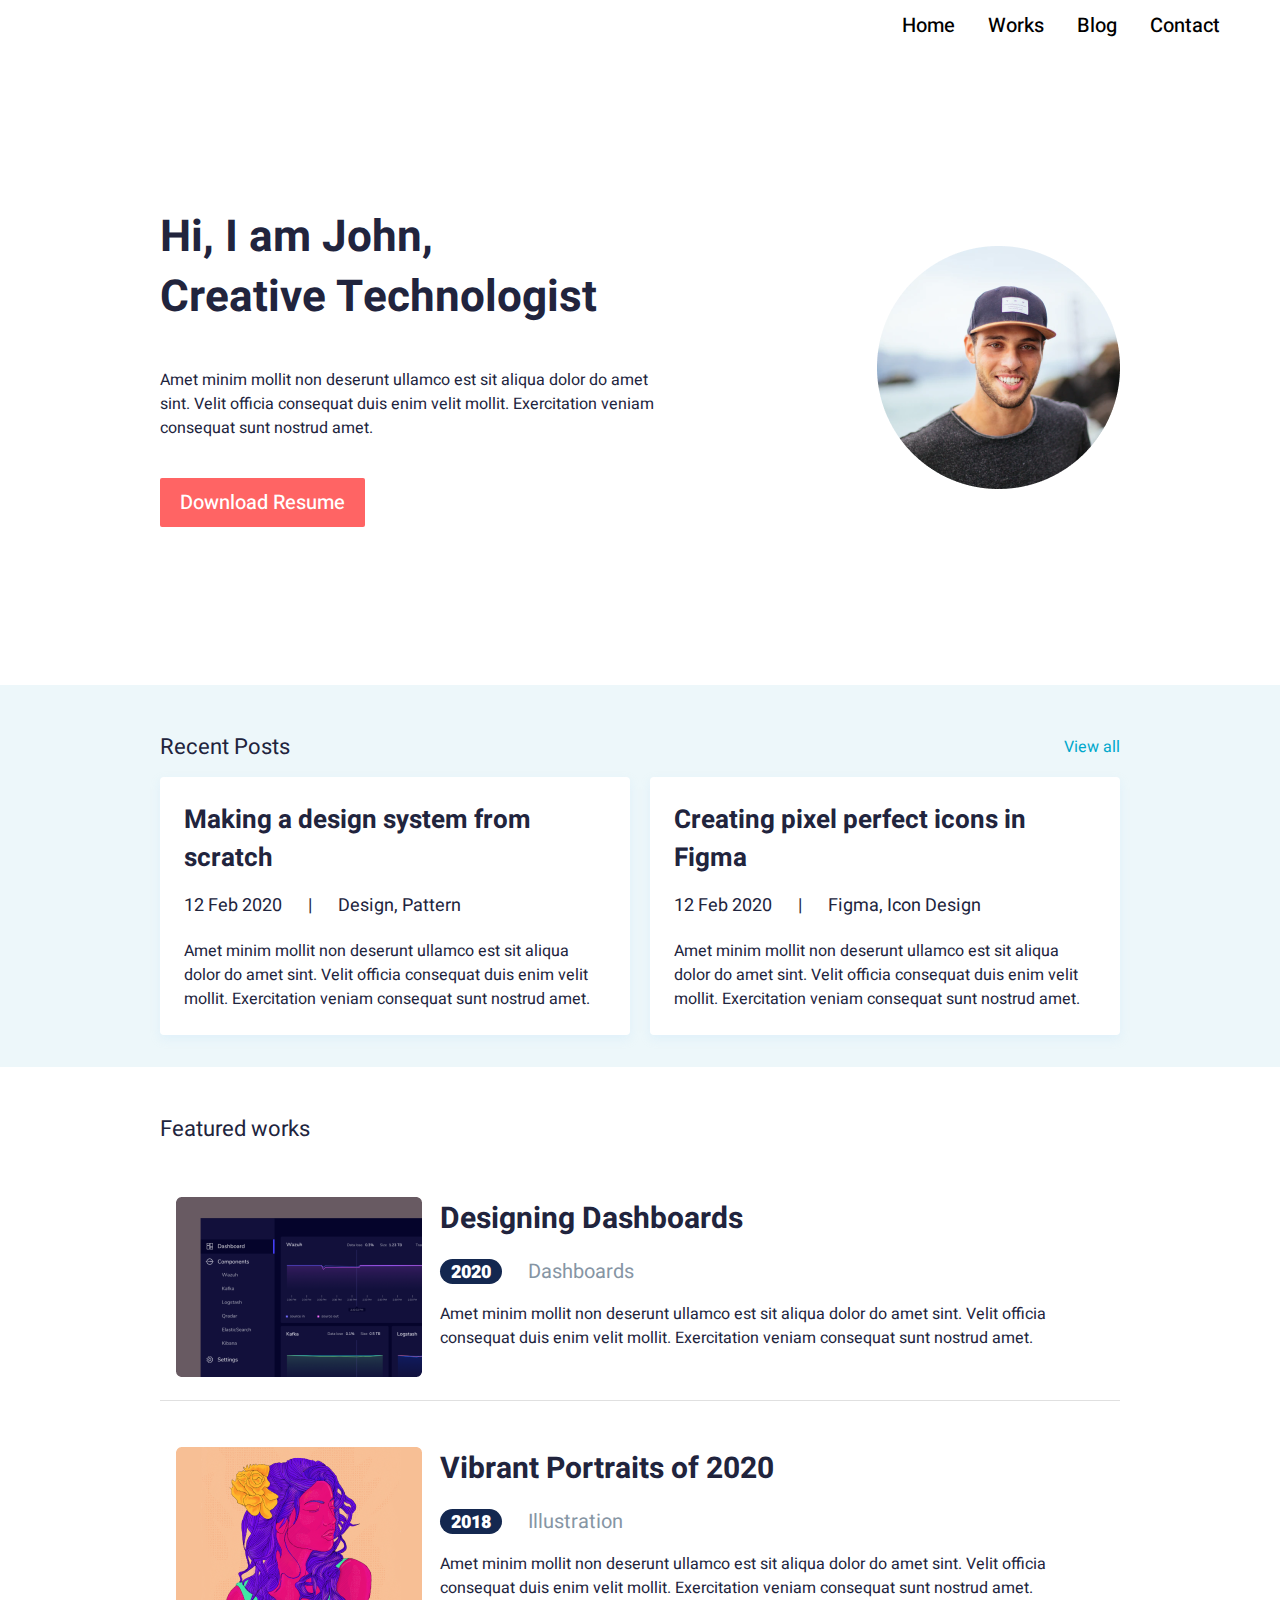
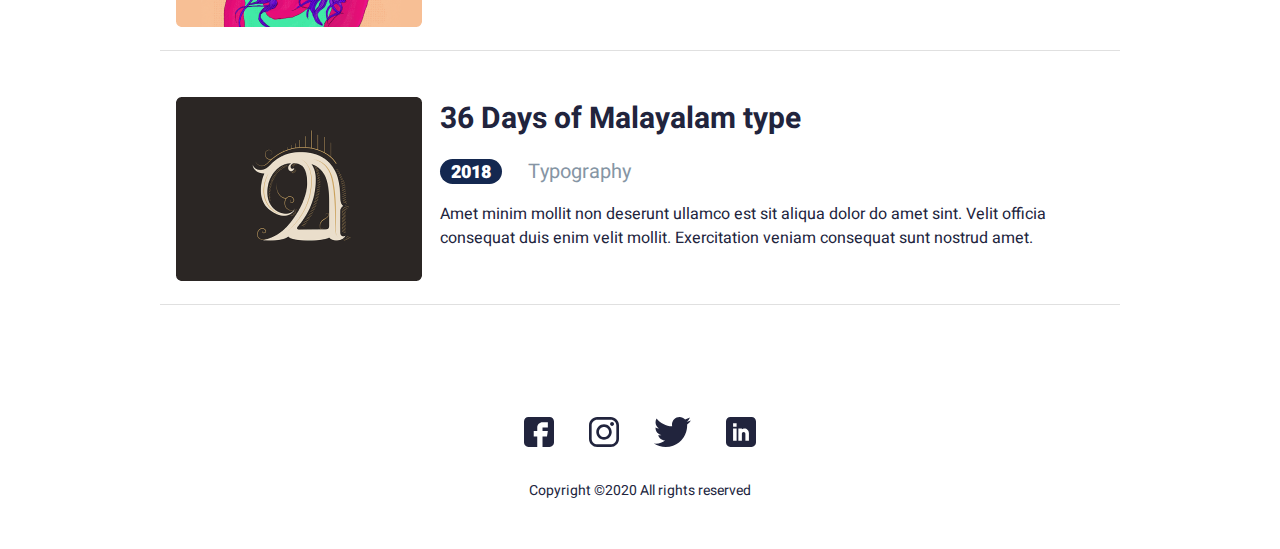
<file: my-app/index.html>
<!DOCTYPE html>
<html lang="en">
 <head>
     <meta charset="UTF-8">
     <meta http-equiv="X-UA-Compatible" content="IE=edge">
     <meta name="viewport" content="width=device-width, initial-scale=1.0">
     <title>Amna Wafa Jarral</title>
     <link rel="preconnect" href="https://fonts.googleapis.com">
     <link rel="preconnect" href="https://fonts.gstatic.com" crossorigin>
     <link href="https://fonts.googleapis.com/css2?family=Heebo:wght@400;500;700&display=swap" rel="stylesheet">
     <link rel="stylesheet" href="./css/styles.css">
     <link rel="import" href="blog.html">
 </head>
 <body>
     <header>
        <nav>
                <ul class="desktop-links">
                    <li>
                        <a href="index.html">Home</a>
                    </li>
                    <li>
                        <a href="works.html">Works</a>
                    </li>
                    <li>
                        <a href="blog.html">Blog</a>
                    </li>
                    <li>
                        <a href="contact.html">Contact</a>
                    </li>
                </ul>
            <div class="menu-button" >
               <img src="./images/menu.svg" alt="menu"  id="hamburger" onclick="displayNav()">
            </div>
            <div class="mobile-nav">
                <div class="cross-menu-button">
                    <img src="./images/cross.png" onclick="closeNav()">
                </div>
                <ul class="mobile-links">
                    <li>
                        <a href="index.html">Home</a>
                    </li>
                    <li>
                        <a href="works.html">Works</a>
                    </li>
                    <li>
                        <a href="blog.html">Blog</a>
                    </li>
                    <li>
                        <a href="contact.html">Contact</a>
                    </li>
                </ul>
            </div>
        </nav>
    </header>
 <section class="hero-section">
    <div class="hero-inner">
        <div class="col-left">
            <h3>Hi, I am John,</h3>
            <h3> Creative Technologist
            </h3>
            <p>
                Amet minim mollit non deserunt ullamco est sit aliqua dolor do amet sint. Velit officia consequat duis enim velit mollit. Exercitation veniam consequat sunt nostrud amet.
            </p>
            <div class="action-button">
                Download Resume
            </div> 
        </div>
        <div class="col-right">
            <img src="./images/avatar.png" alt="Avatar" >
        </div>
    </div>
 </section>
 <section class="posts-section">
    <div class="posts-section-inner">
        <div class="posts-header">
            <h2>Recent Posts</h2>
            <a href="index.html">View all</a>
        </div>
        <div class="posts">
            <article class="post-items">
              <h3>Making a design system from scratch</h3>
              <div class="meta"><span>12 Feb 2020</span><span>|</span><span>Design, Pattern</span></div>
              <p>Amet minim mollit non deserunt ullamco est sit aliqua dolor do amet sint. Velit officia consequat duis enim velit mollit. Exercitation veniam consequat sunt nostrud amet.</p>
           </article>
           <article class="post-items">
              <h3>Creating pixel perfect icons in Figma</h3>
              <div class="meta"><span>12 Feb 2020</span><span>|</span><span>Figma, Icon Design</span></div>
              <p>Amet minim mollit non deserunt ullamco est sit aliqua dolor do amet sint. Velit officia consequat duis enim velit mollit. Exercitation veniam consequat sunt nostrud amet.</p>
           </article>
        </div>
    </div>
 </section>
 <section class="featured-section">
    <div class="featured-section-inner">
        <div class="fs-header">
            <h2>Featured works</h2>
        </div>
        <div class="fs-list">
            <div class="fs-item">
               <div class="fs-item-left">
                  <img src="./images/fs1.png" alt="Designing Dashboards">
               </div>
               <div class="fs-item-right">
                  <h3>Designing Dashboards</h3>
                  <div class="item-meta">
                     <div class="badge">2020</div>
                     <div class="category">Dashboards</div>
                  </div>
                  <div class="description">
                    Amet minim mollit non deserunt ullamco est sit aliqua dolor do amet sint. Velit officia consequat duis enim velit mollit. Exercitation veniam consequat sunt nostrud amet.
                  </div>
               </div>
            </div>
            <div class="fs-item">
                <div class="fs-item-left">
                   <img src="./images/fs2.png" alt="illustration">
                </div>
                <div class="fs-item-right">
                   <h3>Vibrant Portraits of 2020</h3>
                   <div class="item-meta">
                      <div class="badge">2018</div>
                      <div class="category">Illustration</div>
                   </div>
                   <div class="description">
                     Amet minim mollit non deserunt ullamco est sit aliqua dolor do amet sint. Velit officia consequat duis enim velit mollit. Exercitation veniam consequat sunt nostrud amet.
                   </div>
                </div>
             </div>
             <div class="fs-item">
                <div class="fs-item-left">
                   <img src="./images/fs3.png" alt="typography">
                </div>
                <div class="fs-item-right">
                   <h3>36 Days of Malayalam type</h3>
                   <div class="item-meta">
                      <div class="badge">2018</div>
                      <div class="category">Typography</div>
                   </div>
                   <div class="description">
                     Amet minim mollit non deserunt ullamco est sit aliqua dolor do amet sint. Velit officia consequat duis enim velit mollit. Exercitation veniam consequat sunt nostrud amet.
                   </div>
                </div>
             </div>
        </div>
    </div>
 </section>
 <footer>
    <div class="socials">
      <a target="_blank" href="https://facebook.com"><img src="./images/fb.svg" alt="fb"></a>
      <a target="_blank" href="https://instagram.com"><img src="./images/insta.svg" alt=""></a>
      <a target="_blank" href="https://twitter.com"><img src="./images/twitter.svg" alt=""></a>
      <a target="_blank" href="https://linkedin.com"><img src="./images/linkedin.svg" alt=""></a>
    </div>
    <div class="copyrights">
        <p>Copyright ©2020 All rights reserved </p>
    </div>
 </footer>
 <script src="./scripts/main.js"></script>
</body>
</html>
</file>
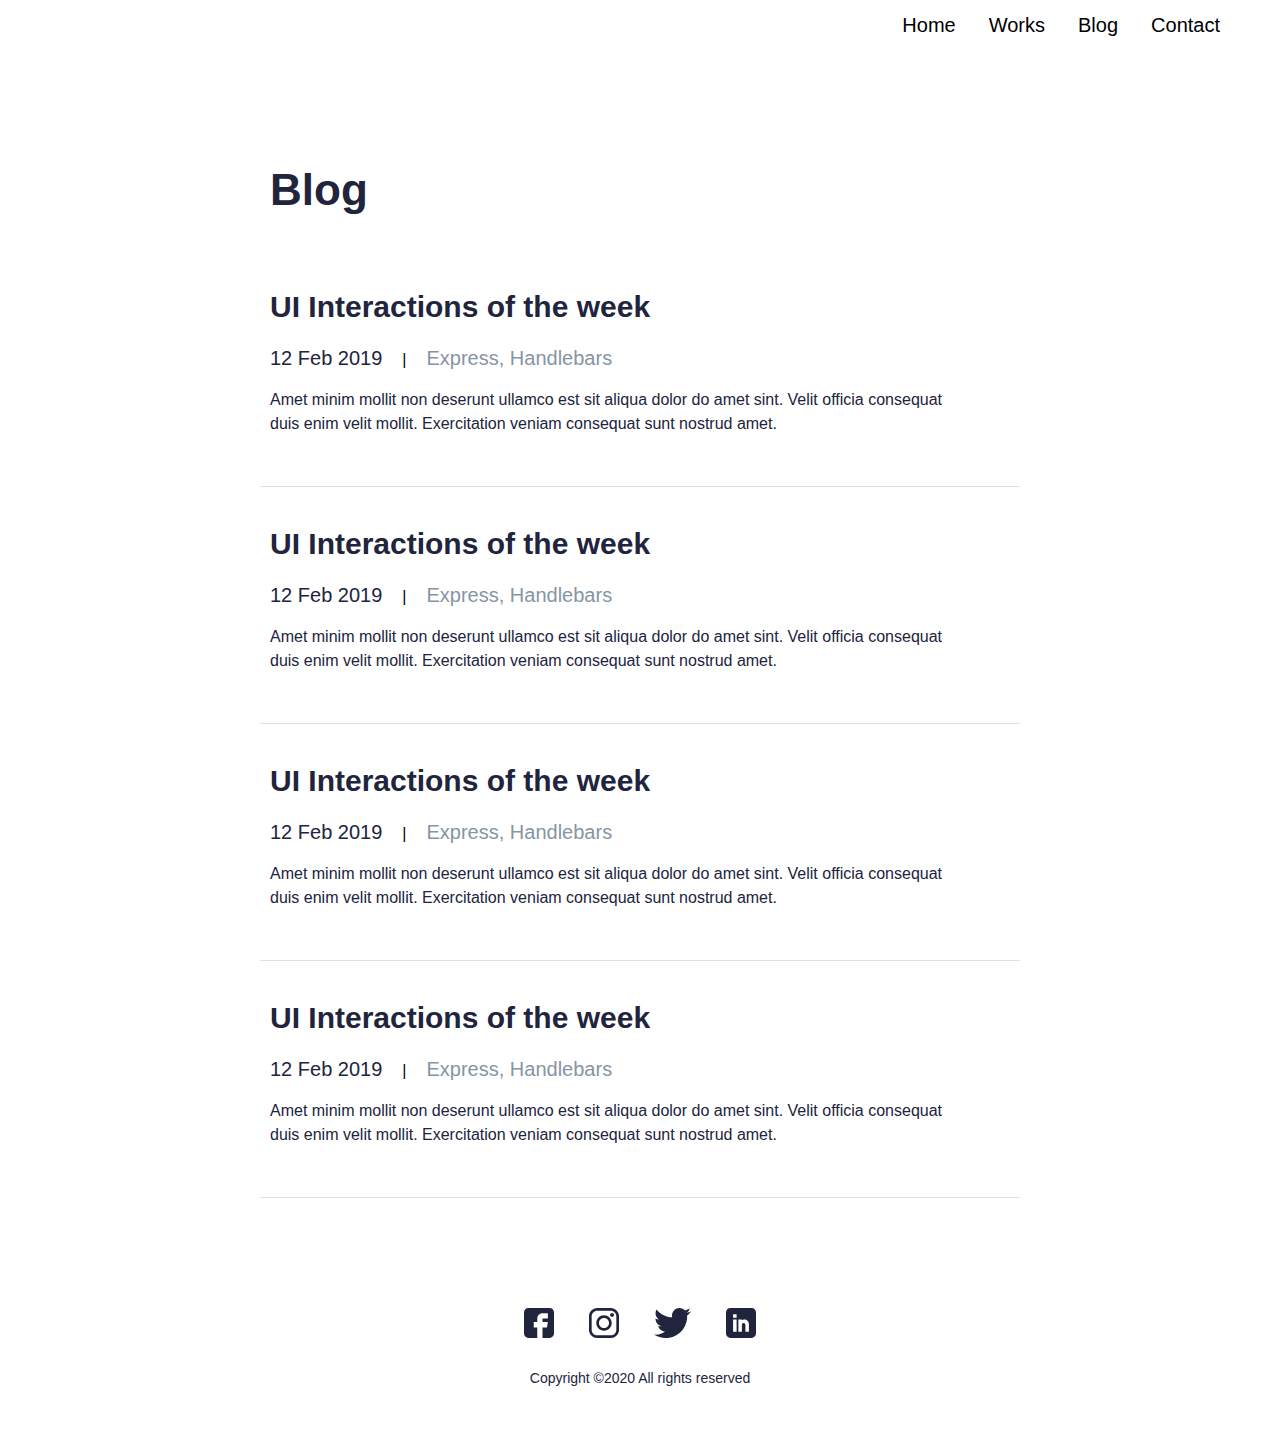
<file: my-app/blog.html>
<!DOCTYPE html>
<html lang="en">
<head>
    <meta charset="UTF-8">
    <meta http-equiv="X-UA-Compatible" content="IE=edge">
    <meta name="viewport" content="width=device-width, initial-scale=1.0">
    <title>Blog</title>
    <link rel="stylesheet" href="./css/styles.css">
</head>
<body>
     <header>
        <nav>
            <ul class="desktop-links">
                <li>
                    <a href="index.html">Home</a>
                </li>
                <li>
                    <a href="works.html">Works</a>
                </li>
                <li>
                    <a href="blog.html">Blog</a>
                </li>
                <li>
                    <a href="contact.html">Contact</a>
                </li>
            </ul>
         <div class="menu-button" >
           <img src="./images/menu.svg" alt="menu"  id="hamburger" onclick="displayNav()">
         </div>
         <div class="mobile-nav">
            <div class="cross-menu-button">
                <img src="./images/cross.png" onclick="closeNav()">
            </div>
            <ul class="mobile-links">
                <li>
                    <a href="index.html">Home</a>
                </li>
                <li>
                    <a href="works.html">Works</a>
                </li>
                <li>
                    <a href="blog.html">Blog</a>
                </li>
                <li>
                    <a href="contact.html">Contact</a>
                </li>
            </ul>
         </div>
        </nav>
     </header>
     <h1 id="main-blog-heading">Blog</h1>
     <section class="blog-container">
        <article>
            <h3>UI Interactions of the week</h3>
            <div class="publishing"><span>12 Feb 2019</span><span>|</span><span>Express, Handlebars</span></div>
            <p>Amet minim mollit non deserunt ullamco est sit aliqua dolor do amet sint. Velit officia consequat duis enim velit mollit. Exercitation veniam consequat sunt nostrud amet.</p>
        </article>
        <article>
            <h3>UI Interactions of the week</h3>
            <div class="publishing"><span>12 Feb 2019</span><span>|</span><span>Express, Handlebars</span></div>
            <p>Amet minim mollit non deserunt ullamco est sit aliqua dolor do amet sint. Velit officia consequat duis enim velit mollit. Exercitation veniam consequat sunt nostrud amet.</p>
        </article>
        <article>
            <h3>UI Interactions of the week</h3>
            <div class="publishing"><span>12 Feb 2019</span><span>|</span><span>Express, Handlebars</span></div>
            <p>Amet minim mollit non deserunt ullamco est sit aliqua dolor do amet sint. Velit officia consequat duis enim velit mollit. Exercitation veniam consequat sunt nostrud amet.</p>
        </article>
        <article>
            <h3>UI Interactions of the week</h3>
            <div class="publishing"><span>12 Feb 2019</span><span>|</span><span>Express, Handlebars</span></div>
            <p>Amet minim mollit non deserunt ullamco est sit aliqua dolor do amet sint. Velit officia consequat duis enim velit mollit. Exercitation veniam consequat sunt nostrud amet.</p>
        </article>
     </section>
     <footer>
        <div class="socials">
            <a target="_blank" href="https://facebook.com"><img src="./images/fb.svg" alt="fb"></a>
            <a target="_blank" href="https://instagram.com"><img src="./images/insta.svg" alt=""></a>
            <a target="_blank" href="https://twitter.com"><img src="./images/twitter.svg" alt=""></a>
            <a target="_blank" href="https://linkedin.com"><img src="./images/linkedin.svg" alt=""></a>
          </div>
          <div class="copyrights">
              <p>Copyright ©2020 All rights reserved </p>
          </div>
     </footer>
     <script src="./scripts/main.js"></script>   
</body>
</html>
</file>
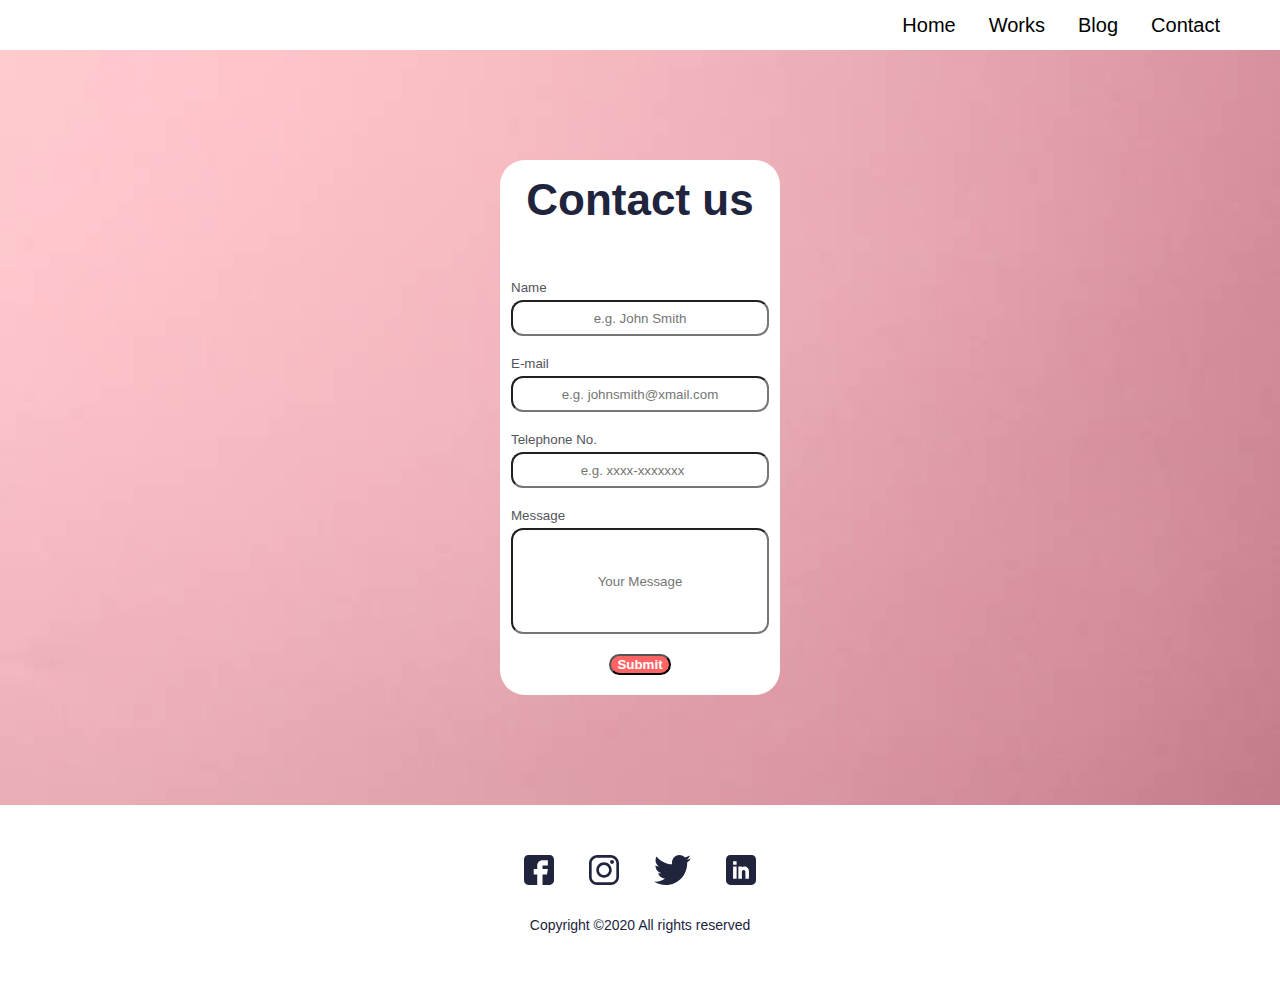
<file: my-app/contact.html>
<!DOCTYPE html>
<html lang="en">
<head>
    <meta charset="UTF-8">
    <meta http-equiv="X-UA-Compatible" content="IE=edge">
    <meta name="viewport" content="width=device-width, initial-scale=1.0">
    <title>Contact Us</title>
    <link rel="stylesheet" href="./css/styles.css">
</head>
<body>
    <header>
        <nav>
                <ul class="desktop-links">
                    <li>
                        <a href="index.html">Home</a>
                    </li>
                    <li>
                        <a href="works.html">Works</a>
                    </li>
                    <li>
                        <a href="blog.html">Blog</a>
                    </li>
                    <li>
                        <a href="contact.html">Contact</a>
                    </li>
                </ul>
            <div class="menu-button" >
               <img src="./images/menu.svg" alt="menu"  id="hamburger" onclick="displayNav()">
            </div>
            <div class="mobile-nav">
                <div class="cross-menu-button">
                    <img src="./images/cross.png" onclick="closeNav()">
                </div>
                <ul class="mobile-links">
                    <li>
                        <a href="index.html">Home</a>
                    </li>
                    <li>
                        <a href="works.html">Works</a>
                    </li>
                    <li>
                        <a href="blog.html">Blog</a>
                    </li>
                    <li>
                        <a href="contact.html">Contact</a>
                    </li>
                </ul>
            </div>
        </nav>
    </header>
    <div class="contact-box">
       <div class="cb-inner">
         <h1>Contact us</h1>
            <div class="contact">
                <label for="name">Name</label>
                <input type="text" placeholder="e.g. John Smith">
                <label for="email">E-mail</label>
                <input type="email" placeholder="e.g. johnsmith@xmail.com">
                <label for="tel.no">Telephone No.</label>
                <input type="number" placeholder="e.g. xxxx-xxxxxxx">
                <label for="msg">Message</label>
                <input type="text" placeholder="Your Message">
                <!-- <input type="button" value="submit"> -->
                <button type="submit">Submit</button>
            </div>
       </div>
    </div>
    <footer>
        <div class="socials">
          <a target="_blank" href="https://facebook.com"><img src="./images/fb.svg" alt="fb"></a>
          <a target="_blank" href="https://instagram.com"><img src="./images/insta.svg" alt=""></a>
          <a target="_blank" href="https://twitter.com"><img src="./images/twitter.svg" alt=""></a>
          <a target="_blank" href="https://linkedin.com"><img src="./images/linkedin.svg" alt=""></a>
        </div>
        <div class="copyrights">
            <p>Copyright ©2020 All rights reserved </p>
        </div>
     </footer>
  <script src="./scripts/main.js"></script>
</body>
</html>
</file>
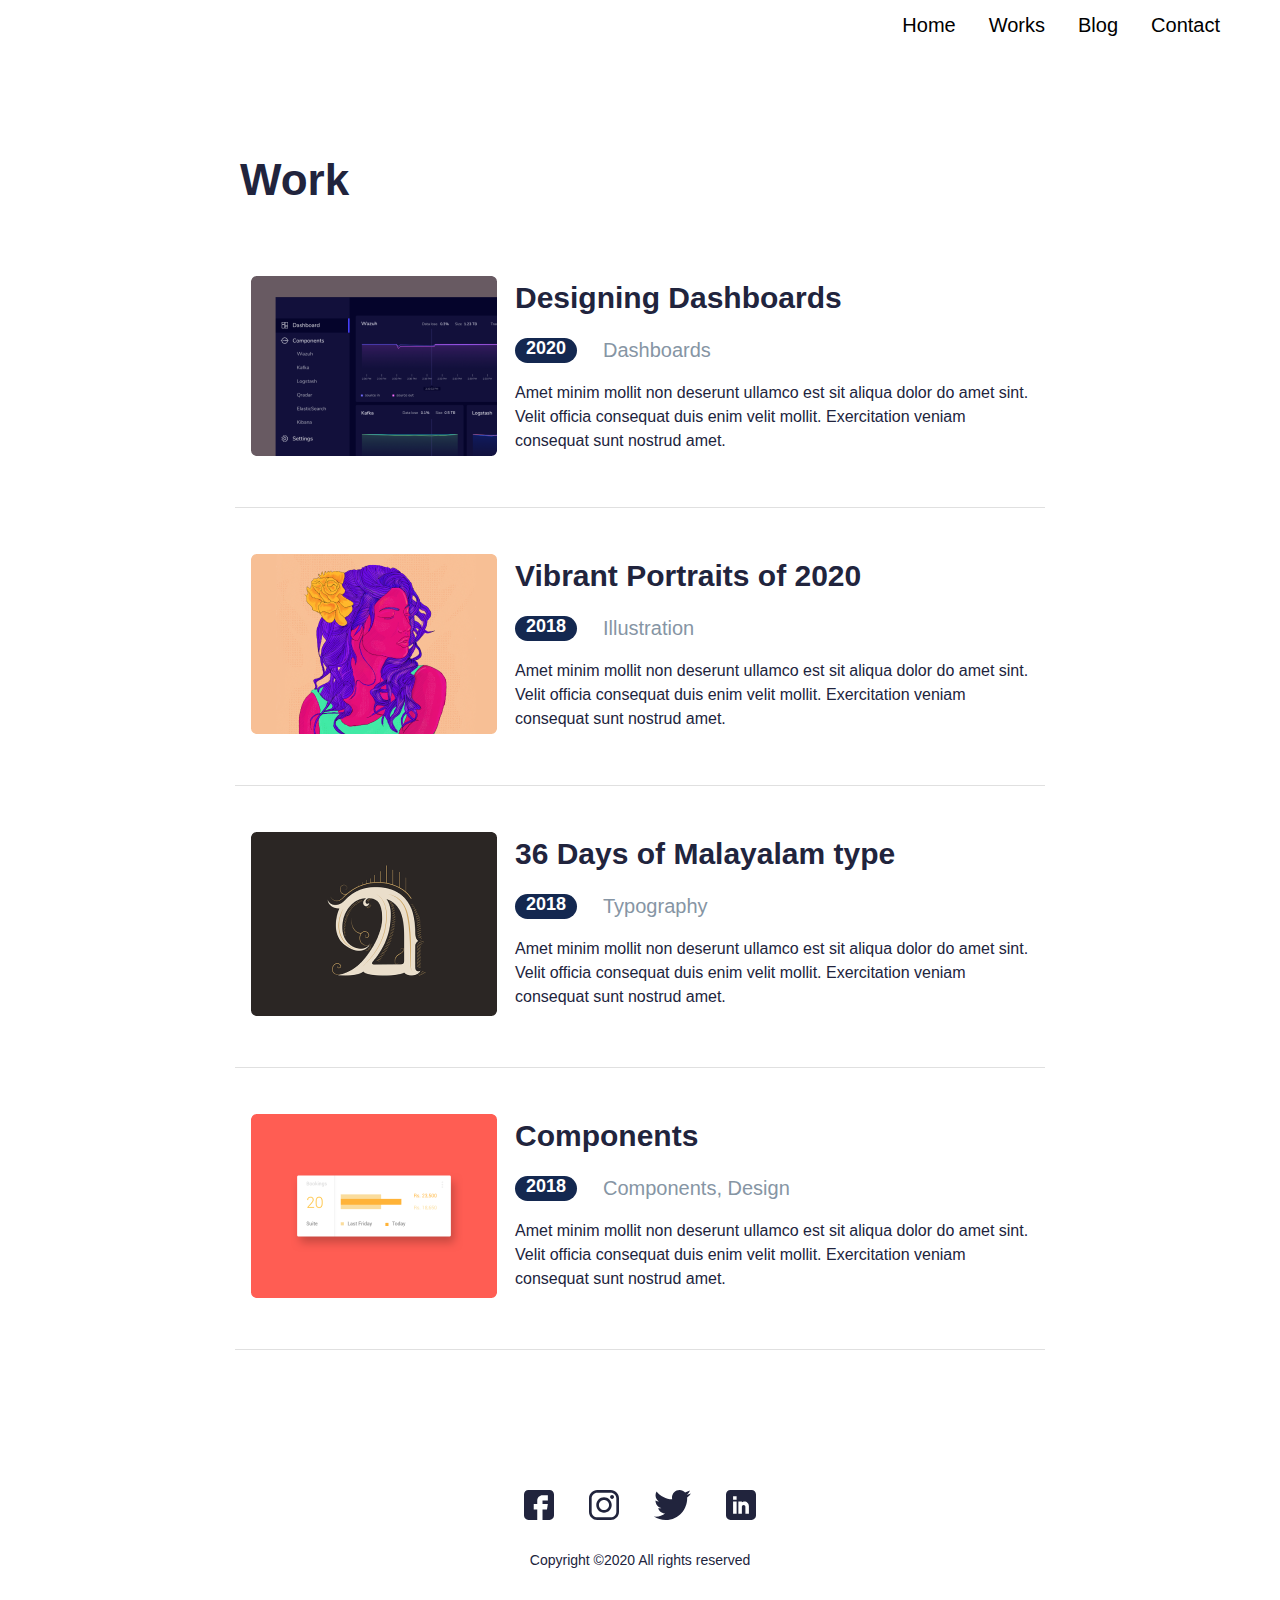
<file: my-app/works.html>
<!DOCTYPE html>
<html lang="en">
<head>
    <meta charset="UTF-8">
    <meta http-equiv="X-UA-Compatible" content="IE=edge">
    <meta name="viewport" content="width=device-width, initial-scale=1.0">
    <title>Works</title>
    <link rel="stylesheet" href="./css/styles.css">
</head>
<body>
    <header>
        <nav>
            <ul class="desktop-links">
                <li>
                    <a href="index.html">Home</a>
                </li>
                <li>
                    <a href="works.html">Works</a>
                </li>
                <li>
                    <a href="blog.html">Blog</a>
                </li>
                <li>
                    <a href="contact.html">Contact</a>
                </li>
            </ul>
         <div class="menu-button" >
           <img src="./images/menu.svg" alt="menu"  id="hamburger" onclick="displayNav()">
         </div>
         <div class="mobile-nav">
            <div class="cross-menu-button">
                <img src="./images/cross.png" onclick="closeNav()">
            </div>
            <ul class="mobile-links">
                <li>
                    <a href="index.html">Home</a>
                </li>
                <li>
                    <a href="works.html">Works</a>
                </li>
                <li>
                    <a href="blog.html">Blog</a>
                </li>
                <li>
                    <a href="contact.html">Contact</a>
                </li>
            </ul>
         </div>
        </nav>
     </header>
    <section class="container">
        <h1 id="main-heading">Work</h1>
       <div class="inner-container">
        <div class="fs-list">
            <div class="fs-item">
               <div class="fs-item-left">
                  <img src="./images/fs1.png" alt="Designing Dashboards">
               </div>
               <div class="fs-item-right">
                  <h3>Designing Dashboards</h3>
                  <div class="item-meta">
                     <div class="badge">2020</div>
                     <div class="category">Dashboards</div>
                  </div>
                  <div class="description">
                    Amet minim mollit non deserunt ullamco est sit aliqua dolor do amet sint. Velit officia consequat duis enim velit mollit. Exercitation veniam consequat sunt nostrud amet.
                  </div>
               </div>
            </div>
            <div class="fs-item">
                <div class="fs-item-left">
                   <img src="./images/fs2.png" alt="illustration">
                </div>
                <div class="fs-item-right">
                   <h3>Vibrant Portraits of 2020</h3>
                   <div class="item-meta">
                      <div class="badge">2018</div>
                      <div class="category">Illustration</div>
                   </div>
                   <div class="description">
                     Amet minim mollit non deserunt ullamco est sit aliqua dolor do amet sint. Velit officia consequat duis enim velit mollit. Exercitation veniam consequat sunt nostrud amet.
                   </div>
                </div>
            </div>
            <div class="fs-item">
                <div class="fs-item-left">
                   <img src="./images/fs3.png" alt="typography">
                </div>
                <div class="fs-item-right">
                   <h3>36 Days of Malayalam type</h3>
                   <div class="item-meta">
                      <div class="badge">2018</div>
                      <div class="category">Typography</div>
                   </div>
                   <div class="description">
                     Amet minim mollit non deserunt ullamco est sit aliqua dolor do amet sint. Velit officia consequat duis enim velit mollit. Exercitation veniam consequat sunt nostrud amet.
                   </div>
                </div>
            </div>
            <div class="fs-item">
                <div class="fs-item-left">
                   <img src="./images/fs4.png" alt="Components">
                </div>
                <div class="fs-item-right">
                   <h3>Components</h3>
                   <div class="item-meta">
                      <div class="badge">2018</div>
                      <div class="category">Components, Design</div>
                   </div>
                   <div class="description">
                     Amet minim mollit non deserunt ullamco est sit aliqua dolor do amet sint. Velit officia consequat duis enim velit mollit. Exercitation veniam consequat sunt nostrud amet.
                   </div>
                </div>
            </div>
        </div>
       </div>
    </section>
    <footer>
        <div class="socials">
          <a target="_blank" href="https://facebook.com"><img src="./images/fb.svg" alt="fb"></a>
          <a target="_blank" href="https://instagram.com"><img src="./images/insta.svg" alt=""></a>
          <a target="_blank" href="https://twitter.com"><img src="./images/twitter.svg" alt=""></a>
          <a target="_blank" href="https://linkedin.com"><img src="./images/linkedin.svg" alt=""></a>
        </div>
        <div class="copyrights">
            <p>Copyright ©2020 All rights reserved </p>
        </div>
    </footer>
    <script src="./scripts/main.js"></script>  
</body>
</html>
</file>
<file: my-app/css/styles.css>
html, body {
    font-family:"Heebo" , sans-serif; 
    padding: 0;
    margin: 0;
    background: #FFFFFF;
}

p, h1, h2, h3, h4 {
    margin: 0;
}

/* header styles */

header nav {
    height: 50px;
    background-color: #FFFFFF;
    display: flex;
    justify-content: flex-end;
    padding-right: 60px;
}

header nav ul{
    margin: 0 ;
    display: flex;
    align-items: center;
    gap: 33px;
}

header nav li {
    list-style: none;
}

header nav li a {
    text-decoration: none;
    font-weight: 500;
    font-size: 20px;
    line-height: 29px;
    text-align: right;

    color: #000000;

}

header nav li a:hover {
    color: #FF6464;
}

/* #main-header nav li a:hover {
    color: #FF6464;
}

#main-header nav li a {
    font-weight: 500;
    font-size: 20px;
    line-height: 29px;
    text-align: right;
    color: #21243D;
} */

/* hero-section styles */

.hero-section {
    background-color: #FFFFFF;
    padding-top: 158px;
    padding-bottom: 158px;
}

.hero-section .hero-inner {
    margin: 0 auto;
    max-width: 960px;
    display: flex;
    align-items: center;
}

.hero-section .hero-inner .col-left {
    max-width: 497px;
}

.hero-section .hero-inner .col-left h3 {
    font-weight: 700;
    font-size: 44px;
    line-height: 60px;
    color: #21243D;
}

.hero-section .hero-inner .col-left p {
    margin-top: 40px;
    font-weight: 400;
font-size: 16px;
line-height: 24px;
color: #21243D;
}

.hero-section .hero-inner .col-left .action-button {
    margin-top: 38px;
background: #FF6464;
border-radius: 2px;
padding: 10px 20px; 
color: #FFFFFF;
text-align: center;
max-width: fit-content;
font-weight: 500;
font-size: 20px;
line-height: 29px;

color: #FFFFFF;
}

.hero-section .hero-inner .col-right {
    flex: 1;
    display: flex;
    justify-content: flex-end;
    align-items: center;
}  

/* posts-section styles */

.posts-section {
    background-color: #EDF7FA;
    padding: 32px 0;
}

.posts-section-inner  {
    max-width: 960px;
    margin: 0 auto;
}

.posts-section .posts-header {
    display: flex;
    align-items: center;
    justify-content: space-between;
}

.posts-section .posts-header a {
 font-weight: 400;
font-size: 16px;
line-height: 24px;
text-align: right;
color: #00A8CC;
text-decoration: none;

}

.posts-section .posts-header h2 {
    font-weight: 400;
font-size: 22px;
line-height: 60px;
color: #21243D;
}

.posts {
    display: flex;
    gap: 20px;
}

.posts .post-items {
    background: #FFFFFF;
box-shadow: 0px 4px 10px rgba(187, 225, 250, 0.25);
border-radius: 4px;
padding: 24px;
}

.posts .post-items h3 {
    font-weight: 700;
font-size: 26px;
line-height: 38px;

/* Dark Color */

color: #21243D;
margin-bottom: 16px;
}

.posts .post-items .meta {
    font-weight: 400;
    font-size: 18px;
    line-height: 26px;
    
    /* Dark Color */
    
    color: #21243D;
 display: flex;
 gap: 26px;
 align-items: center;    
 margin-bottom: 20px;
}

.posts .post-items p {
    font-weight: 400;
font-size: 16px;
line-height: 24px;

/* Dark Color */

color: #21243D;

}

/* featured-section styles */

.featured-section {
    background-color: #FFFFFF;
    padding: 32px 0;
}

.featured-section-inner {
    max-width: 960px;
    margin: 0 auto;
}

.fs-header h2 {
    font-weight: 400;
    font-size: 22px;
    line-height: 60px;
    color: #21243D;
    margin-bottom: 22px;
}

.fs-list .fs-item {
    display: flex;
    gap: 18px;
    border-bottom: 1px solid #E0E0E0;
    padding: 16px;
    margin-bottom: 30px;
}

.fs-item-right h3 {
    font-weight: 700;
    font-size: 30px;
    line-height: 44px;
    color: #21243D;
    margin-bottom: 16px;

}

.item-meta {
    display: flex;
    gap: 26px;
    align-items: center;
}

.fs-item-right .badge {
    width: 62px;
    height: 25px;
    background: #142850;
    border-radius: 16px;
    font-weight: 900;
    font-size: 18px;
    text-align: center;
    color: #FFFFFF;

}

.fs-item-right .category {
    font-weight: 400;
    font-size: 20px;
    line-height: 29px;
    color: #8695A4;

}

.fs-item .fs-item-right .description {
    font-weight: 400;
    font-size: 16px;
    line-height: 24px;
    color: #21243D;
    margin-top: 16px;

}

/* works-styling */

.container {
    background-color: #FFFFFF;
    padding: 100px 235px 60px 235px;
}

 .container #main-heading {
    font-weight: 700;
    font-size: 44px;
    line-height: 60px;
    color: #21243D;
    padding-bottom: 50px;
    text-align: left;
    background-color: #FFFFFF;
    max-width: 800px;
    margin: 0 auto;
}

   .container .inner-container {  
    display: flex;
    justify-content: center;
}

.container .fs-item {
    padding-bottom: 47px;
}

.container .fs-item-right .description {
    max-width: 540px;
}

/* blog-styling */

.blog-container {
    background-color: #FFFFFF;
    display: flex;
    align-items: center;
    flex-direction: column;
    padding-top: 30px;
    padding-bottom: 60px;
}

    #main-blog-heading {
    background-color: #FFFFFF;
    font-weight: 700;
    font-size: 44px;
    line-height: 60px;
    color: #21243D;
    padding-top: 110px;
    text-align: left;
    max-width: 740px;
    margin: 0 auto;
} 

.blog-container article {
     border-bottom: 1px solid #E0E0E0;;
     padding-bottom: 50px;
     padding-top: 35px;
     padding-left: 10px;
     padding-right: 60px;
}

.blog-container article h3 {
    font-weight: 700;
    font-size: 30px;
    line-height: 44px;
    color: #21243D;
    padding-bottom: 15px;
}

.blog-container .publishing span:nth-child(1) {
    font-weight: 400;
    font-size: 20px;
    line-height: 29px;
    color: #21243D;
    padding-right: 20px;
}

.blog-container .publishing span:nth-child(2) {
    width: 0px;
    height: 21px;
    left: 371px;
    top: 322px;
    padding-right: 20px;
    /* border: 1px solid #000000; */
}

.blog-container .publishing span:nth-child(3) {
    font-weight: 400;
    font-size: 20px;
    line-height: 29px;
    color: #8695A4;
}

.blog-container article p {
    font-weight: 400;
    font-size: 16px;
    line-height: 24px;
    color: #21243D;
    padding-top: 15px;
    max-width: 690px; 
}

/* contact-styling */

.contact-box {
    background-image: url('..//images/bgimage.jpg');
    max-height: fit-content;
    padding: 100px 0px;
    background-color: #FF6464;
    background-position: center;
    background-size: cover;
}

.contact-box .cb-inner {
    display: flex;
    flex-direction: column;
    justify-content: center;
    align-items: center;
    background-color: #FFFFFF;
    margin: 10px 500px;
    /* opacity: .9; */
    border-radius: 25px;
}

.cb-inner h1 {
    font-weight: 700;
    font-size: 44px;
    line-height: 60px;
    color: #21243D;
    margin-top: 10px;
    margin-bottom: 10px;
}

.cb-inner .contact {
    display: flex;
    flex-direction: column;
    justify-content: center;
    padding: 20px 0px;
}

.contact label{
    text-align: left;
    font-weight: 500;
    font-size: smaller;
    padding-top: 20px;
    padding-bottom: 5px;
    color: #53545c;
}

.contact input {
    border-radius: 12px;
    width: 250px;
    height: 30px;
    text-align: center;
}

.contact input:nth-child(8) {
    height: 100px;
    margin-bottom: 20px;
}

.contact button {
    background-color: #FF6464;
    color: #FFFFFF;
    border-radius: 12px;
    max-width: fit-content;
    max-height: 80px;
    margin:0 auto;
    font-weight: bold;
    font-style: normal;
}


/* footer-styling */

footer {
    background-color: #FFFFFF;
    height: 182px;
   
}

footer .socials {
    display: flex;
    align-items: center; 
    flex-direction: row;
    justify-content: center;
    padding-top: 50px;
}

footer .copyrights {
    font-weight: 400;
font-size: 14px;
line-height: 21px;
/* identical to box height */

text-align: center;

/* Dark */

color: #21243D;
margin-top: 26px;
}

footer .socials {
    display: flex;
    gap: 35px;
}

.menu-button, .mobile-nav {
    display: none;
}

.menu-button img {
    width: 30px;
    padding-right: 18px;
}

.mobile-nav {
   background-color: #181313;
   height: 100%;
   width: 100%;
   position: fixed;
   opacity: .9;
 }

 .mobile-nav ul {
    display: flex;
    flex-direction: column;
    justify-content: center;
    align-items: flex-end;
    padding-top: 40px;
    padding-right: 50px;
 }

 .mobile-nav ul a {
    color: #ffffff;
    font-size: 30px;
    font-weight: bold;
    font-style: normal;
    line-height: 2em;
 }

 .mobile-nav .cross-menu-button img {
    padding-top: 10px;
    padding-left: 10px;
    position: relative;
    left: 10px;
    width: 64px;
    filter: brightness(0) invert(1);
 }

@media all and (max-width:600px ){
   .hero-section .hero-inner {
    flex-direction: column-reverse;
   }
   header nav {padding:0 !important}

   .hero-inner .col-left {
    text-align: center;
    margin: 0 20px;
   }

   .hero-inner .col-left .action-button {
    margin-left: auto;
    margin-right: auto;
   }

   .hero-inner .col-right {
    margin-bottom: 30px;
   }

   .hero-section {
    padding-top: 33px;
    padding-bottom: 40px;
   }

   .posts{
    flex-direction: column;
    margin: 0 10px;
   }
   
   .posts-section-inner .posts-header a {
    display: none;
   }

   .posts-section-inner .posts-header h2 {
    margin: 0 auto; 
   }
   
   .fs-list .fs-item {
    flex-direction: column;
   }

   .fs-list .fs-item .fs-item-left img  {
    width: 100%;
   } 

   .menu-button {
    display: flex; 
    cursor: pointer;
  }

  .menu-button :hover {
    opacity: 60%;
  }

  .desktop-links {
    display: none;
  }

  .contact-box .cb-inner {
    margin: 10px 30px
  }

  .blog-container article {
    padding-left: 30px;
    padding-right: 20px;
  }

  #main-blog-heading {
    padding-top: 80px;
    padding-left: 30px;
  }

  .container {
    padding: 0;
  }

  .container #main-heading {
    padding-left: 20px;
    padding-top: 80px;
  }

}
</file>
